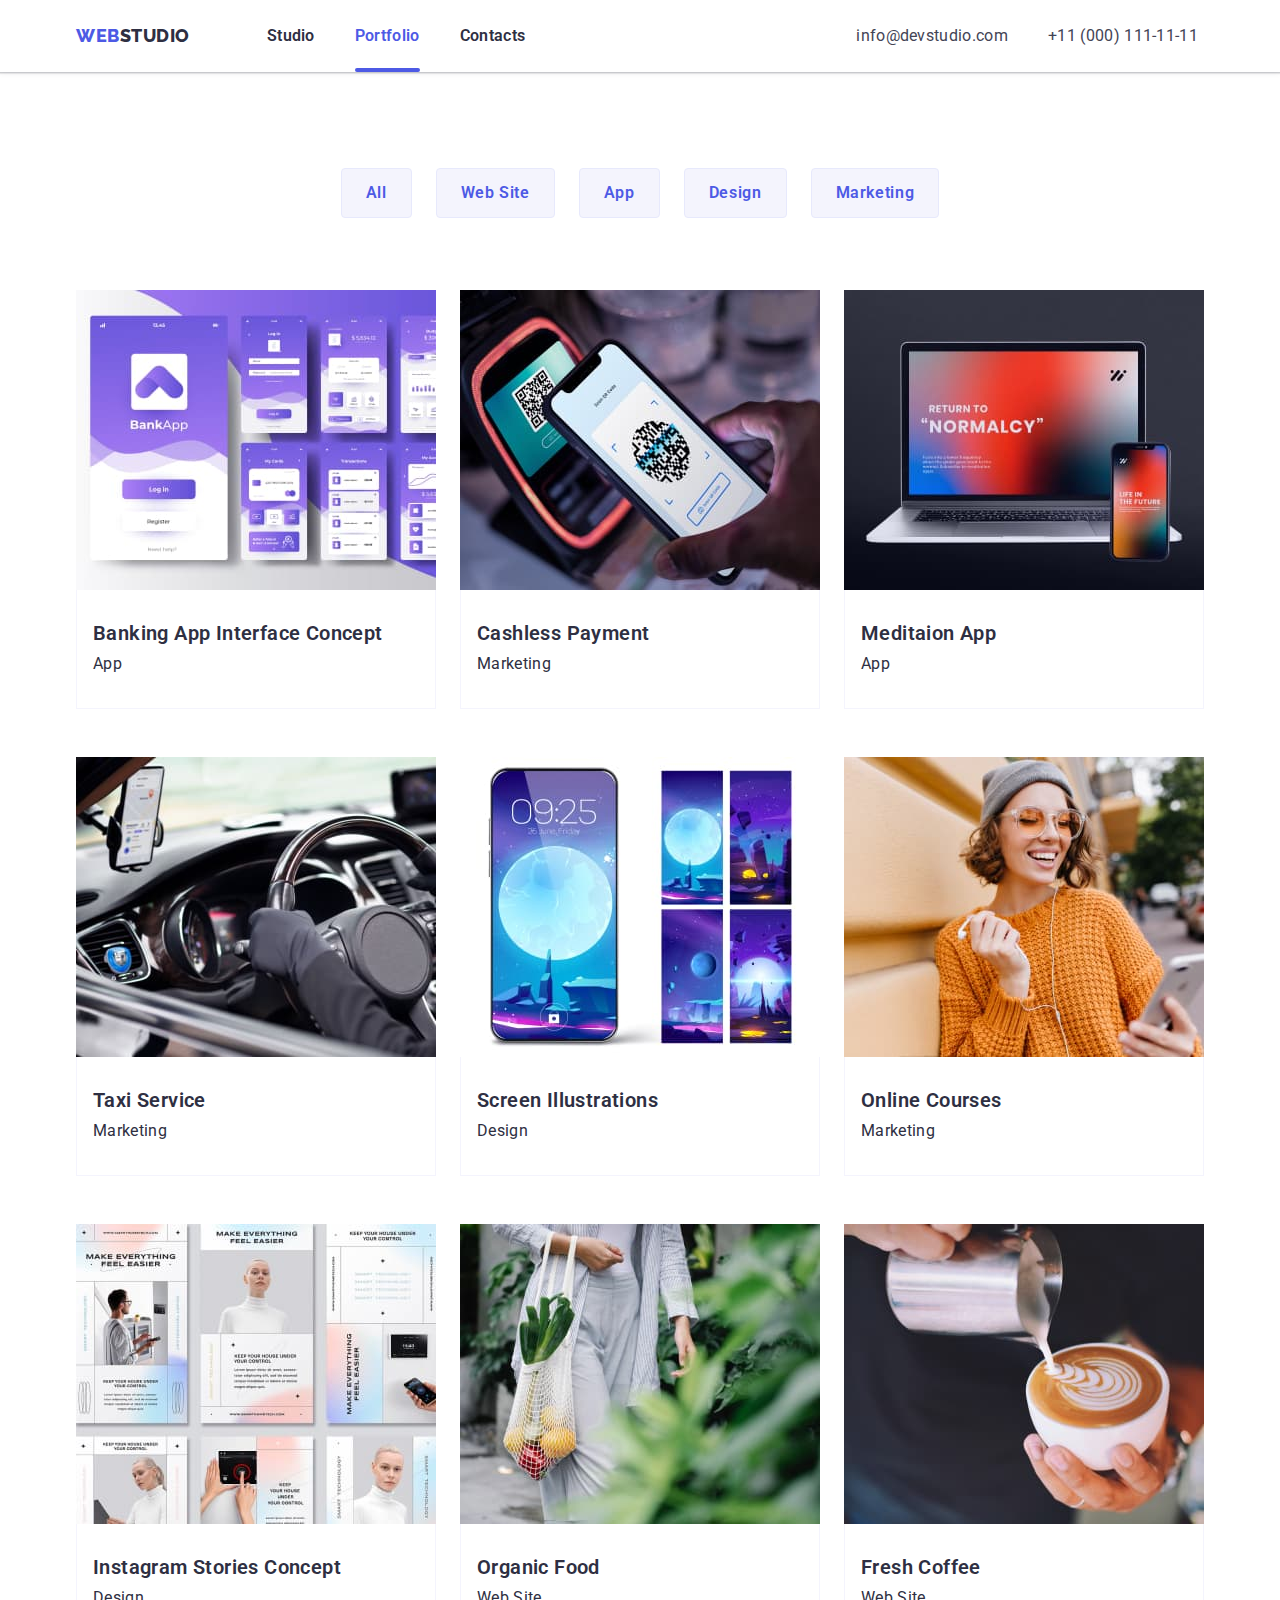
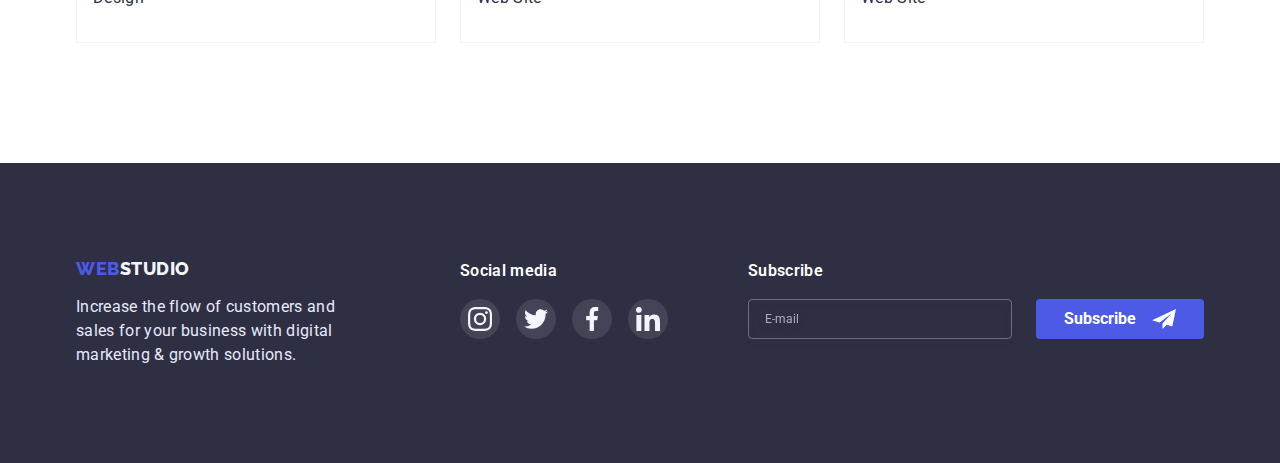
<file: portfolio.html>
<!DOCTYPE html>
<html lang="en">
<head>
    <meta charset="UTF-8">
    <meta http-equiv="X-UA-Compatible" content="IE=edge">
    <meta name="viewport" content="width= , initial-scale=1.0">
    <link rel="preconnect" href="https://fonts.googleapis.com">
    <link rel="preconnect" href="https://fonts.gstatic.com" crossorigin>
    <link rel="stylesheet" href="https://cdnjs.cloudflare.com/ajax/libs/modern-normalize/1.0.0/modern-normalize.min.css"/>
    <link href="https://fonts.googleapis.com/css2?family=Raleway:wght@700&family=Roboto:wght@400;500;700;900&display=swap" rel="stylesheet">
    <link rel="stylesheet" href="./css/styles.css">    
    <title>Портфоліо</title>
    
</head>
<body>
    <header class="header">
        <div class="container header-container">
            <nav class="nav-buttons">            
                <a class="sitelink" href="./index.html"> <span class="sitelink2">web</span>studio</a>
                <ul class="header-buttons">
                    <li class="header-list-item"> <a class="headerlink" href="./index.html">Studio</a></li>
                    <li class="header-list-item"> <a  class="headerlink current" href="./portfolio.html">Portfolio</a></li>
                    <li class="header-list-item"> <a class="headerlink" href="">Contacts</a></li>
                </ul>
            </nav>
            <ul class="contacts">
                <li><a class="contactlink" href="mailto:info@devstudio.com">info@devstudio.com</a></li>
                <li><a class="contactlink" href="tel:+110001111111">+11 (000) 111-11-11</a></li>
            </ul>
        </div>
        
    </header>     
    <main>
        <section class="section-portfolio">
            <div class="container">
                <ul class="buttons-list">
                    <li><button class="buttonnavigations all" type="button">All</button> </li>
                    <li><button class="buttonnavigations web" type="button">Web Site</button></li>
                    <li><button class="buttonnavigations app" type="button">App</button></li>
                    <li><button class="buttonnavigations design" type="button">Design</button></li>
                    <li><button class="buttonnavigations marketing" type="button">Marketing</button></li>
                </ul>
                <ul class="workshop-list">
                    <li class="workshop-item"> 
                        <a class="workshop-link" href="">
                        <div class="animation-img">
                                <img src="./images/img5.jpg" alt="page of site" width="360">
                            <div class="animation-container">
                                <p class="animation-text">14 Stylish and User-Friendly App Design Concepts · Task Manager App · Calorie Tracker App · Exotic Fruit Ecommerce App · Cloud Storage App</p>
                            </div>
                        </div>
                        <div class="workshop-text-container">
                            <h3 class="studiotitle">Banking App Interface Concept</h3>
                            <p class="studiotext">App</p>
                        </div>
                        </a>
                    </li>
                    <li class="workshop-item">
                        <a class="workshop-link" href="">
                            <div class="animation-img">
                                <img src="./images/img6.jpg" alt="purple background" width="360" >
                                <div class="animation-container">
                                    <p class="animation-text">14 Stylish and User-Friendly App Design Concepts · Task Manager App · Calorie Tracker App · Exotic Fruit Ecommerce App · Cloud Storage App</p>
                                </div>               
                            </div>
                            <div class="workshop-text-container">
                                <h3 class="studiotitle">Cashless Payment</h3>
                                <p class="studiotext">Marketing</p>
                            </div>
                        </a>
                    </li>
                    <li class="workshop-item">
                        <a class="workshop-link" href="">
                            <div class="animation-img">
                                <img src="./images/img7.jpg" alt="notebook with telephone" width="360">
                                <div class="animation-container">
                                    <p class="animation-text">14 Stylish and User-Friendly App Design Concepts · Task Manager App · Calorie Tracker App · Exotic Fruit Ecommerce App · Cloud Storage App</p>
                                </div>
                            </div>
                            <div class="workshop-text-container">
                                <h3 class="studiotitle">Meditaion App</h3>
                                <p class="studiotext">App</p>
                            </div>
                        </a>
                    </li>
                    <li class="workshop-item">
                        <a class="workshop-link" href="">
                            <div class="animation-img">
                                <img src="./images/img8.jpg" alt="car steering wheel" width="360">
                                <div class="animation-container">
                                    <p class="animation-text">14 Stylish and User-Friendly App Design Concepts · Task Manager App · Calorie Tracker App · Exotic Fruit Ecommerce App · Cloud Storage App</p>
                                </div>
                            </div>
                            <div class="workshop-text-container">
                                <h3 class="studiotitle">Taxi Service</h3>
                                <p class="studiotext">Marketing</p>
                            </div>
                        </a>
                    </li>
                    <li class="workshop-item">
                        <a class="workshop-link" href="">
                            <div class="animation-img">
                                <img src="./images/img9.jpg" alt="telephone" width="360">
                                <div class="animation-container">
                                    <p class="animation-text">14 Stylish and User-Friendly App Design Concepts · Task Manager App · Calorie Tracker App · Exotic Fruit Ecommerce App · Cloud Storage App</p>
                                </div>
                            </div>
                            <div class="workshop-text-container">
                                <h3 class="studiotitle">Screen Illustrations</h3>
                                <p class="studiotext">Design</p>
                            </div>
                        </a>
                    </li>
                    <li class="workshop-item">
                        <a class="workshop-link" href="">
                            <div class="animation-img">
                                <img src="./images/img10.jpg" alt="girl with haedphones" width="360">
                                <div class="animation-container">
                                    <p class="animation-text">14 Stylish and User-Friendly App Design Concepts · Task Manager App · Calorie Tracker App · Exotic Fruit Ecommerce App · Cloud Storage App</p>
                                </div>
                            </div>
                            <div class="workshop-text-container">
                                <h3 class="studiotitle">Online Courses</h3>
                                <p class="studiotext">Marketing</p>
                            </div>
                        </a>
                    </li>
                    <li class="workshop-item">
                        <a class="workshop-link" href="">
                            <div class="animation-img">
                                <img src="./images/img11.jpg" alt="page of site " width="360">
                                <div class="animation-container">
                                    <p class="animation-text">14 Stylish and User-Friendly App Design Concepts · Task Manager App · Calorie Tracker App · Exotic Fruit Ecommerce App · Cloud Storage App</p>
                                </div>
                            </div>
                            <div class="workshop-text-container">
                                <h3 class="studiotitle">Instagram Stories Concept</h3>
                                <p class="studiotext">Design</p>
                            </div>
                        </a>
                    </li>
                    <li class="workshop-item">
                        <a class="workshop-link" href="">
                            <div class="animation-img">
                                <img src="./images/img12.jpg" alt="girl with fruits" width="360">
                                <div class="animation-container">
                                    <p class="animation-text">14 Stylish and User-Friendly App Design Concepts · Task Manager App · Calorie Tracker App · Exotic Fruit Ecommerce App · Cloud Storage App</p>
                                </div>
                            </div>
                            <div class="workshop-text-container" >
                                <h3 class="studiotitle">Organic Food</h3>
                                <p class="studiotext">Web Site</p>
                            </div>
                        </a>
                    </li>
                    <li class="workshop-item">
                        <a class="workshop-link" href="">
                            <div class="animation-img">
                                <img src="./images/img13.jpg" alt="coffe" width="360">
                                <div class="animation-container">
                                    <p class="animation-text">14 Stylish and User-Friendly App Design Concepts · Task Manager App · Calorie Tracker App · Exotic Fruit Ecommerce App · Cloud Storage App</p>
                                </div>
                            </div>
                            <div class="workshop-text-container">
                                <h3 class="studiotitle">Fresh Coffee</h3>
                                <p class="studiotext">Web Site</p>
                            </div>
                        </a>
                    </li>
                </ul>
            </div>
        </section>
    </main>

    
    <footer class="footer">
        <div class="container container-footer">
            <div class="footer-info-1">
                <a class="sitelinkfooter" href="./index.html"> <span class="sitelinkfooterweb">WEB</span>STUDIO</a>
                <p class="footertext">Increase the flow of customers and sales for your business with digital marketing & growth solutions.</p>
            </div>
            <div class="footer-info-2">
                <h3 class="footer-header">Social media</h3>
                <ul class="footer-contact-list">
                    <li>
                        <a href="" class="footer-contact-container">
                            <svg width="24px" height="24px">
                                <use href="./images/icons.svg#icon-instagram-2"></use>
                            </svg>
                        </a>
                        
                    </li>
                    <li>
                        <a href="" class="footer-contact-container">
                            <svg width="24px" height="24px">
                                <use href="./images/icons.svg#icon-twitter-1"></use>
                            </svg>
                        </a>
                    </li>
                    <li>
                        <a href="" class="footer-contact-container">
                            <svg width="24px" height="24px">
                                <use href="./images/icons.svg#icon-facebook-1"></use>
                            </svg>
                        </a>
                    </li>
                    <li>
                        <a href="" class="footer-contact-container">
                            <svg width="24px" height="24px">
                                <use href="./images/icons.svg#icon-linkedin-1"></use>
                            </svg>
                        </a>
                    </li>
                </ul>
            </div>
            <form>
                <div class="form-container">
                    <label for="email-footer" class="footer-header">Subscribe</label>
                    <div class="form-container-btn">
                        <input id="email-footer" class="input-text" name="subscribe" type="email" placeholder="E-mail">     
                        <button class="subscribe-btn" type="submit">
                            Subscribe
                            <svg width="24px" height="24px">
                                <use href="./images/icons.svg#icon-Frame-3"></use>
                            </svg>
                        </button>   
                    </div>
                </div>
            </form>    
    </footer>
   
</body>
</html>
</file>
<file: css/styles.css>
body {
    font-family: 'Raleway', sans-serif;
    font-family: 'Roboto', sans-serif;
    color: var(--slate);
}
:root {
    --iris:#4D5AE5;
    --navy-blue:#2E2F42;
    --green:#31D0AA;
    --slate:#434455;
    --light-slate:#8E8F99;
    --cornflower:#E7E9FC;
    --cloud:#F4F4FD;
}
p,
h1,
h2,
h3,
h4,
h5,
h6{
    margin:0
}
ul{
    list-style: none;
    margin: 0;
    padding: 0;
}
.container {
    width: 1158px;
    margin: 0 auto;
    padding-left: 15px;
    padding-right: 15px;
}
img{
    display: block;
}
.header {  
    background: #FFFFFF;
    box-shadow: 0px 2px 1px rgba(46, 47, 66, 0.08), 0px 1px 1px rgba(46, 47, 66, 0.16), 0px 1px 6px rgba(46, 47, 66, 0.08);
}

.header-container { 
    display: flex;
}

.nav-buttons {
    display: flex;
}

.sitelink {   
    font-family: 'Raleway';
    font-style: normal;
    font-weight: 800;
    font-size: 18px;
    line-height: 1.3;
    display: flex;
    align-items: center;
    letter-spacing: 0.03em;
    text-transform: uppercase;
    color: var(--navy-blue);
    text-decoration: none;

}
.sitelink2 {
    font-family: 'Raleway';
    font-style: normal;
    font-weight: 800;
    font-size: 18px;
    line-height: 1.3;   
    display: flex;
    letter-spacing: 0.03em;
    text-transform: uppercase;
    color: var(--iris);
    text-decoration: none;
}
.header-buttons {
    display: flex;
    margin-left: 77px;
    gap: 40px;   
}

.headerlink {
    position: relative;
    display: block;
    padding-bottom: 24px;
    padding-top: 24px;
    font-weight: 600;
    font-size: 16px;
    line-height: 1.5;
    color: var(--navy-blue);
    letter-spacing: 0.02em;
    text-decoration: none;
    transition: color 250ms cubic-bezier(0.4, 0, 0.2, 1);
}

.current {
    color: var(--iris);
}

.current::after {
    position: absolute;
    content: '';
    bottom: 0;
    left: 0;
    display: block;
    width: 100%;
    height: 4px;
    background-color: var(--iris);
    border-radius: 2px;
}

.headerlink:hover, .headerlink:focus {
    color: var(--slate);   
}

.contacts {
    display: flex;
    align-items: center;
    margin-left: 331px;
    gap: 40px;   
}

.contactlink {
    font-weight: 400;
    font-size: 16px;
    line-height: 1.5;
    color: var(--slate);
    letter-spacing: 0.02em;
    text-decoration: none;
    transition: color 250ms cubic-bezier(0.4, 0, 0.2, 1);
}
.contactlink:hover, .contactlink:focus {
    font-weight: 400;
    font-size: 16px;
    line-height: 1.5;
    letter-spacing: 0.02em;
    color: var(--iris);
}

.section-hero {
    background-image: linear-gradient(to right, RGBA(46,47,66,0.7), 
    RGBA(46,47,66,0.7)), 
    url(../images/peopleoffice1.jpg);
    margin: 0 auto;
    max-width: 1440px;
    background-size:auto;
    background-position: 50% 50%;
    background-repeat: no-repeat;            
    padding-top: 192px;
    padding-bottom: 192px;
}
.container-hero {  
    display: flex;
    flex-direction: column;
    align-items: center;
}
.maintitle {
    width: 500px;
    margin-bottom: 48px;
    font-weight: 600;
    font-size: 56px;
    line-height: 1;
    text-align: center;
    letter-spacing: 0.02em;
    color: #FFFFFF;
}
.midbutton {   
    align-items: center;
    font-family: 'Roboto';
    width: 170px;
    height: 51px;
    left: 20px;
    top: 20px;
    background: var(--iris);
    box-shadow: 0px 4px 4px rgba(0, 0, 0, 0.15);
    border-radius: 4px;
    font-weight: 600;
    font-size: 16px;
    line-height: 1.1;
    color: #FFFFFF;
    cursor: pointer;
    border-color: transparent;
    transition: background-color 250ms cubic-bezier(0.4, 0, 0.2, 1);
    
}
.midbutton:hover, .midbutton:focus {   
    background-color: #404BBF;
}
.section {
    padding-top: 120px;   
}
.info-table {
    display: flex;
    gap: 24px;   
}
.info-item {
    width: 264px;
}
.info-item-svg {
    background-color: var(--cloud);
    width: 264px;
    height: 112px;
    border-radius: 4px;
    margin-bottom: 8px;   
    display: flex;
    justify-content: center;
    align-items: center;
}

.info-item-title {
    margin-bottom: 8px;
    font-weight: 600;
    font-size: 20px;
    line-height: 1.2;
    letter-spacing: 0.02em;
    color: var(--navy-blue);
    
}
.info-item-text {
    font-weight: 400;
    font-size: 16px;
    line-height: 1.5;
    letter-spacing: 0.02em;
    color: var(--slate);
}

.imgtitle {
    font-weight: 600;
    font-size: 36px;
    line-height: 1.1;
    text-align: center;
    letter-spacing: 0.02em;
    text-transform: capitalize;
    color: var(--navy-blue);
    text-decoration: none;
}

.section-img {
    padding-top: 120px;
    padding-bottom: 120px;
}

.table-img {
    margin-top: 72px;
    display: flex;
    gap:24px;    
}

.section-team {
    padding-bottom: 120px;
    padding-top: 120px;
    background: var(--cloud);   
}

.teambg {
    background-color: #ffffff;
    border-radius: 0px 0px 4px 4px;
    box-shadow: 0px 1px 6px rgba(46, 47, 66, 0.08), 0px 1px 1px rgba(46, 47, 66, 0.16), 0px 2px 1px rgba(46, 47, 66, 0.08);
}

.teamtitle {   
    font-weight: 600;
    font-size: 36px;
    line-height: 1.1;
    text-align: center;
    letter-spacing: 0.02em;
    text-transform: capitalize;
    color: var(--navy-blue);
}

.team-list {
    display: flex;
    margin-top:72px;
    justify-content: center;
    gap: 24px;
}

.teamname {
    margin-top: 32px;
    text-align: center;
    letter-spacing: 0.02em;
    font-weight: 600;
    font-size: 20px;
    line-height: 1.2;
    letter-spacing: 0.02em;
    color: var(--navy-blue);
}

.teamprofession {
    margin-bottom: 12px;
    margin-top: 8px;
    text-align: center;
    letter-spacing: 0.02em;
    font-weight: 400;
    font-size: 16px;
    line-height: 1.5;
    letter-spacing: 0.02em;
    color: var(--slate);
}

.contact-icon-container{
    width: 40px;
    height: 40px;
    border-radius: 50%;
    background-color: var(--iris);
    display: flex;
    justify-content: center;
    align-items: center;
    cursor: pointer;
    transition: background-color 250ms cubic-bezier(0.4, 0, 0.2, 1);
}

.contact-icon-container:hover,
.contact-icon-container:focus {
    background-color: var(--green);
}

.team-contact-icon-list {
    display: flex;
    justify-content: space-around;
    margin-bottom: 36px;
}

.team-contact-icon-item {
    display: flex;
    justify-content: center;
    align-items: center;    
}

.section-customers {
    padding-top: 120px;
    padding-bottom: 120px;
}

.customers-header {
    font-weight: 700;
    font-size: 36px;
    line-height: 1.16;
    text-align: center;
    letter-spacing: 0.03em;
    color: var(--navy-blue);
    margin-bottom: 72px;
}

.customers-list {
    display: flex;
    justify-content: center;
    gap: 24px;
}

.customers-item {
    display: flex;
    justify-content: center;
    align-items: center;   
}

.customers-link {
    display: flex;
    justify-content: center;
    align-items: center;
    border: 1px solid var(--light-slate);
    border-radius: 4px;
    width: 168px;
    height: 88px;
    cursor: pointer;
    fill: #8E8F99;
    transition: fill 250ms cubic-bezier(0.4, 0, 0.2, 1), border-color 250ms cubic-bezier(0.4, 0, 0.2, 1);
}

.customers-link:hover,
.customers-link:focus{
    fill: var(--iris);
    border-color: var(--iris);
}

.footer {
    background: var(--navy-blue);      
    padding-top:96px ;
    padding-bottom:96px ; 
}

.container-footer {
    display: flex;
}

.footertext {
    margin-top: 16px;
    width: 264px;
    font-weight: 400;
    font-size: 16px;
    line-height: 1.5;
    letter-spacing: 0.02em;
    color: var(--cornflower);
}

.footer-info-2 {
   margin-left: 120px; 
}

.footer-contact-list {
    display: flex;
    gap: 16px;
}

.footer-contact-container {
    width: 40px;
    height: 40px;
    border-radius: 50%;
    background: rgba(255, 255, 255, 0.1);
    display: flex;
    justify-content: center;
    align-items: center;
    cursor: pointer;
    transition: background-color 250ms cubic-bezier(0.4, 0, 0.2, 1);  
}

.footer-contact-container:hover,
.footer-contact-container:focus {
    background-color:var(--green);
}

.footer-header {
    font-weight: 600;
    font-size: 16px;
    line-height: 24px;
    letter-spacing: 0.02em;
    color: #FFFFFF;
    margin-bottom: 16px;
    margin-top: 0;
}

.form-container {
    margin-left: 80px;
}

.subscribe-btn{
    display: flex;
    justify-content: center;
    align-items: center;
    width: 168px;
    height: 40px;
    padding: 8px 24px;
    gap: 16px;
    background-color: var(--iris);
    border-radius: 4px;
    font-weight: 700;
    font-size: 16px;
    line-height: 1.5;
    color: #FFFFFF;
    border-color: transparent;
    cursor: pointer;

    transition: background-color 250ms cubic-bezier(0.4, 0, 0.2, 1),
    box-shadow 250ms cubic-bezier(0.4, 0, 0.2, 1);
}

.form-container-btn {
    display: flex;
    gap: 24px;
    margin-top: 16px;
}

.input-text {
    font-weight: 400;
    font-size: 12px;
    line-height: 24px;
    padding-left: 16px;
    box-sizing: border-box;
    width: 264px;
    height: 40px;
    color: #FFFFFF;
    background-color: transparent;
    border: 1px solid rgba(255, 255, 255, 0.3);
    filter: drop-shadow(0px 4px 4px rgba(0, 0, 0, 0.15));
    border-radius: 4px;
}

.input-text::placeholder {
    color: rgba(255, 255, 255, 0.6);
    font-weight: 400;
    font-size: 12px;
    line-height: 2;
}

.input-text:focus {
    outline: 1px solid var(--iris);
    border: transparent;
}

.subscribe-btn:hover, 
.subscribe-btn:focus {
    background-color: #404BBF;
    box-shadow: 0px 4px 4px rgba(0, 0, 0, 0.15);
}

.sitelinkfooter {
    font-family: 'Raleway', sans-serif;;
    font-style: normal;
    font-weight: 800;
    font-size: 18px;
    line-height: 1.1;
    display: flex;
    align-items: center;
    letter-spacing: 0.03em;
    text-transform: uppercase;
    color: var(--cloud);
    text-decoration: none;
}

.sitelinkfooterweb {
    font-family: 'Raleway', sans-serif;;
    font-style: normal;
    font-weight: 800;
    font-size: 18px;
    line-height: 1.1;
    display: flex;
    align-items: center;
    letter-spacing: 0.03em;
    text-transform: uppercase;
    color: var(--iris);
}

.section-portfolio {
    padding-top: 96px;
    padding-bottom: 120px;
}

.buttons-list {
    display: flex;
    justify-content: center;
    gap: 24px;
}

.buttonnavigations {
    padding: 12px 24px;
    font-family: 'Roboto';
    box-sizing: border-box;
    display: flex;
    flex-direction: row;
    justify-content: center;
    align-items: center;    
    background: var(--cloud);
    border: 1px solid var(--cornflower);
    border-radius: 4px;
    font-weight: 600;
    font-size: 16px;
    line-height: 1.5;   
    display: flex;
    align-items: center;
    text-align: center;
    letter-spacing: 0.04em;   
    color: var(--iris);
    cursor: pointer;
    transition: background-color 250ms cubic-bezier(0.4, 0, 0.2, 1), color 250ms cubic-bezier(0.4, 0, 0.2, 1), box-shadow 250ms cubic-bezier(0.4, 0, 0.2, 1);
}

.buttonnavigations:hover, 
.buttonnavigations:focus {
    background-color: var(--iris);
    color: white;
    box-shadow: 0px 3px 1px rgba(0, 0, 0, 0.1), 0px 2px 1px rgba(0, 0, 0, 0.08), 0px 2px 2px rgba(0, 0, 0, 0.12);
}

.workshop-list {
    display: flex;
    flex-wrap: wrap;    
    margin-top: 72px;   
}

.workshop-item {
    margin-bottom: 48px;
    margin-right: 24px; 
}

.workshop-link:hover .workshop-text-container {    
    box-shadow: 0px 1px 6px rgba(46, 47, 66, 0.08);
}

.workshop-item:nth-child(3n + 3) {
    margin-right: 0;   
}

.workshop-item:nth-last-child(-n + 3) {
    margin-bottom: 0;    
}

.workshop-text-container {
    border: 0.5px solid #f4f4fd;
    border-top: none;
    padding: 32px 16px;  
    transition: box-shadow 250ms cubic-bezier(0.4, 0, 0.2, 1);  
}
.animation-img {
    position: relative;
    overflow: hidden; 
}
.animation-container {
    position: absolute;
    content: '';
    top:0;
    left:0;
    display: inline-block;
    width: 100%;
    height: 100%;
    background-color: rgb(77, 90, 229, 1);
    transform: translateY(100%);
    transition: transform 250ms cubic-bezier(0.4, 0, 0.2, 1);
}

.workshop-link:hover .animation-container,
.workshop-link:focus .animation-container {
    transform: translateY(0);
}

.animation-text {
    position: absolute;
    font-weight: 400;
    font-size: 16px;
    line-height: 1.5;
    letter-spacing: 0.02em;
    color: var(--cloud);
    margin: 40px 32px 164px 32px;
    
}

.studiotitle {
    font-weight: 600;
    font-size: 20px;
    line-height: 1.1;
    letter-spacing: 0.02em;
    color: var(--navy-blue);    
}

.studiotext {
    margin-top: 8px;
    font-weight: 400;
    font-size: 16px;
    line-height: 1.5;
    letter-spacing: 0.02em;
    color: var(--navy-blue);    
}

a{
    text-decoration: none;
}

ul {
    list-style-type: none;
}

.backdrop {
    position: fixed;
    top:0;
    left:0;
    width: 100%;
    height: 100%;
    background-color: rgba(0, 0, 0, 0.5);

    opacity: 1;
    transition: opacity 250ms cubic-bezier(0.4, 0, 0.2, 1);
}

.backdrop.is-hidden {
    opacity: 0;
    pointer-events: none;
}

.backdrop.is-hidden .modal {
    transform: scale(0.9) translate(-50%, -50%);
}

.modal {
    position: absolute;
    top:50%;
    left:50%;
    transform: translate(-50%, -50%) scale(1);
    min-height: 576px;
    min-width: 408px;
    background-color: #FCFCFC;
    transition: transform 250ms cubic-bezier(0.4, 0, 0.2, 1);
}

.buttom-close {
    position: absolute;
    top:24px;
    right: 24px;
    display: flex;
    justify-content: center;
    align-items: center;
    width: 24px;
    height: 24px;
    background-color: var(--cornflower);
    border: 1px solid rgba(0, 0, 0, 0.1);
    border-radius: 50%;
    cursor: pointer;
    transition: background-color 250ms cubic-bezier(0.4, 0, 0.2, 1), fill 250ms cubic-bezier(0.4, 0, 0.2, 1);
}

.buttom-close:hover,
.buttom-close:focus {
    background-color: #404BBF;
    fill: white;
}

.form-field {
    margin-top: 72px;
    margin-left: 24px;
    margin-right: 24px;
    font-weight: 600;
    font-size: 16px;
    line-height: 1.5;
    text-align: center;
    letter-spacing: 0.02em;
    color: var(--navy-blue);
}

.form-name {
    display: flex;
    flex-direction: column;
    align-items: flex-start;
}

.form-input {
    width: 360px;
    height: 40px;
    padding-left: 34px;
    border: 1px solid rgba(33, 33, 33, 0.2);;
    border-radius: 4px;
    margin-bottom: 8px;
    transition: fill 250ms cubic-bezier(0.4, 0, 0.2, 1), outline 250ms cubic-bezier(0.4, 0, 0.2, 1), border 250ms cubic-bezier(0.4, 0, 0.2, 1);
}

.form-input:focus ~ .input-icon {
    fill: var(--iris);
}

.form-input:focus {
    outline: 1px solid var(--iris);
    border: transparent;
}

.modal-title {
    font-weight: 600;
    font-size: 16px;
    line-height: 24px;
    text-align: center;
    letter-spacing: 0.02em;   
    color: var(--navy-blue);
    margin-bottom: 16px;

}

.modal-input-title {
    font-weight: 400;
    font-size: 12px;
    line-height: 14px;
    letter-spacing: 0.01em;
    color: var(--light-slate);
    margin-bottom: 4px;
}

.modal-container {
    position: relative;
}
 
/* .form-container-modal {
    position: relative;
} */
.input-icon {
    position: absolute;
    content: '';
    top: 8px;
    left: 16px;
}

.form-input-comment::placeholder {
    font-weight: 400;
    font-size: 12px;
    line-height: 1.16;
    letter-spacing: 0.01em;
    color: rgba(117, 117, 117, 0.5);
}

.form-input-comment {
    width: 360px;
    height: 120px;
    border: 1px solid rgba(33, 33, 33, 0.2);
    border-radius: 4px;
    resize: none;
    padding-left: 16px;
    padding-top: 8px;
    margin-bottom: 16px;
}

.form-input-comment:focus {
    outline: 1px solid var(--iris);
    border: transparent;
}

.checkbox-text {
    font-weight: 400;
    font-size: 12px;
    line-height: 1.33;
    letter-spacing: 0.04em;
    color: #757575;
}

.checkbox-link {
    color: var(--iris);
}

.checkbox {
    -webkit-appearance: none;
    -moz-appearance: none;
    appearance: none;
    position: absolute;
}

.checkbox-icon {
    position: relative;
    display: inline-block;
    width: 16px;
    height: 16px;
    border: 1.25px solid var(--navy-blue);
    border-radius: 2px;
    background-color: #fff;
}

.checkbox-label {
    display: flex;
    justify-content: center;
    align-items: center;
    gap: 8px;
}

.checkbox-svg {
    position: absolute;
    top: 50%;
    left: 50%;
    transform: translate(-50%, -50%);
}

.checkbox:checked + .checkbox-icon {
    background-color: var(--iris);
}

.modal-send-btn {
    margin-bottom: 24px;
    margin-top: 24px;
    width: 170px;
    height: 51px;
    background: var(--iris);
    box-shadow: 0px 4px 4px rgba(0, 0, 0, 0.15);
    border-radius: 4px;
    border-color: transparent;
    font-weight: 600;
    font-size: 16px;
    line-height: 1.18;
    color: white;
    letter-spacing: 0.04em;
    cursor: pointer;
    transition: background-color 250ms cubic-bezier(0.4, 0, 0.2, 1);
}

.modal-send-btn:hover,
.modal-send-btn:focus {
    background-color: #404BBF;
}
</file>
